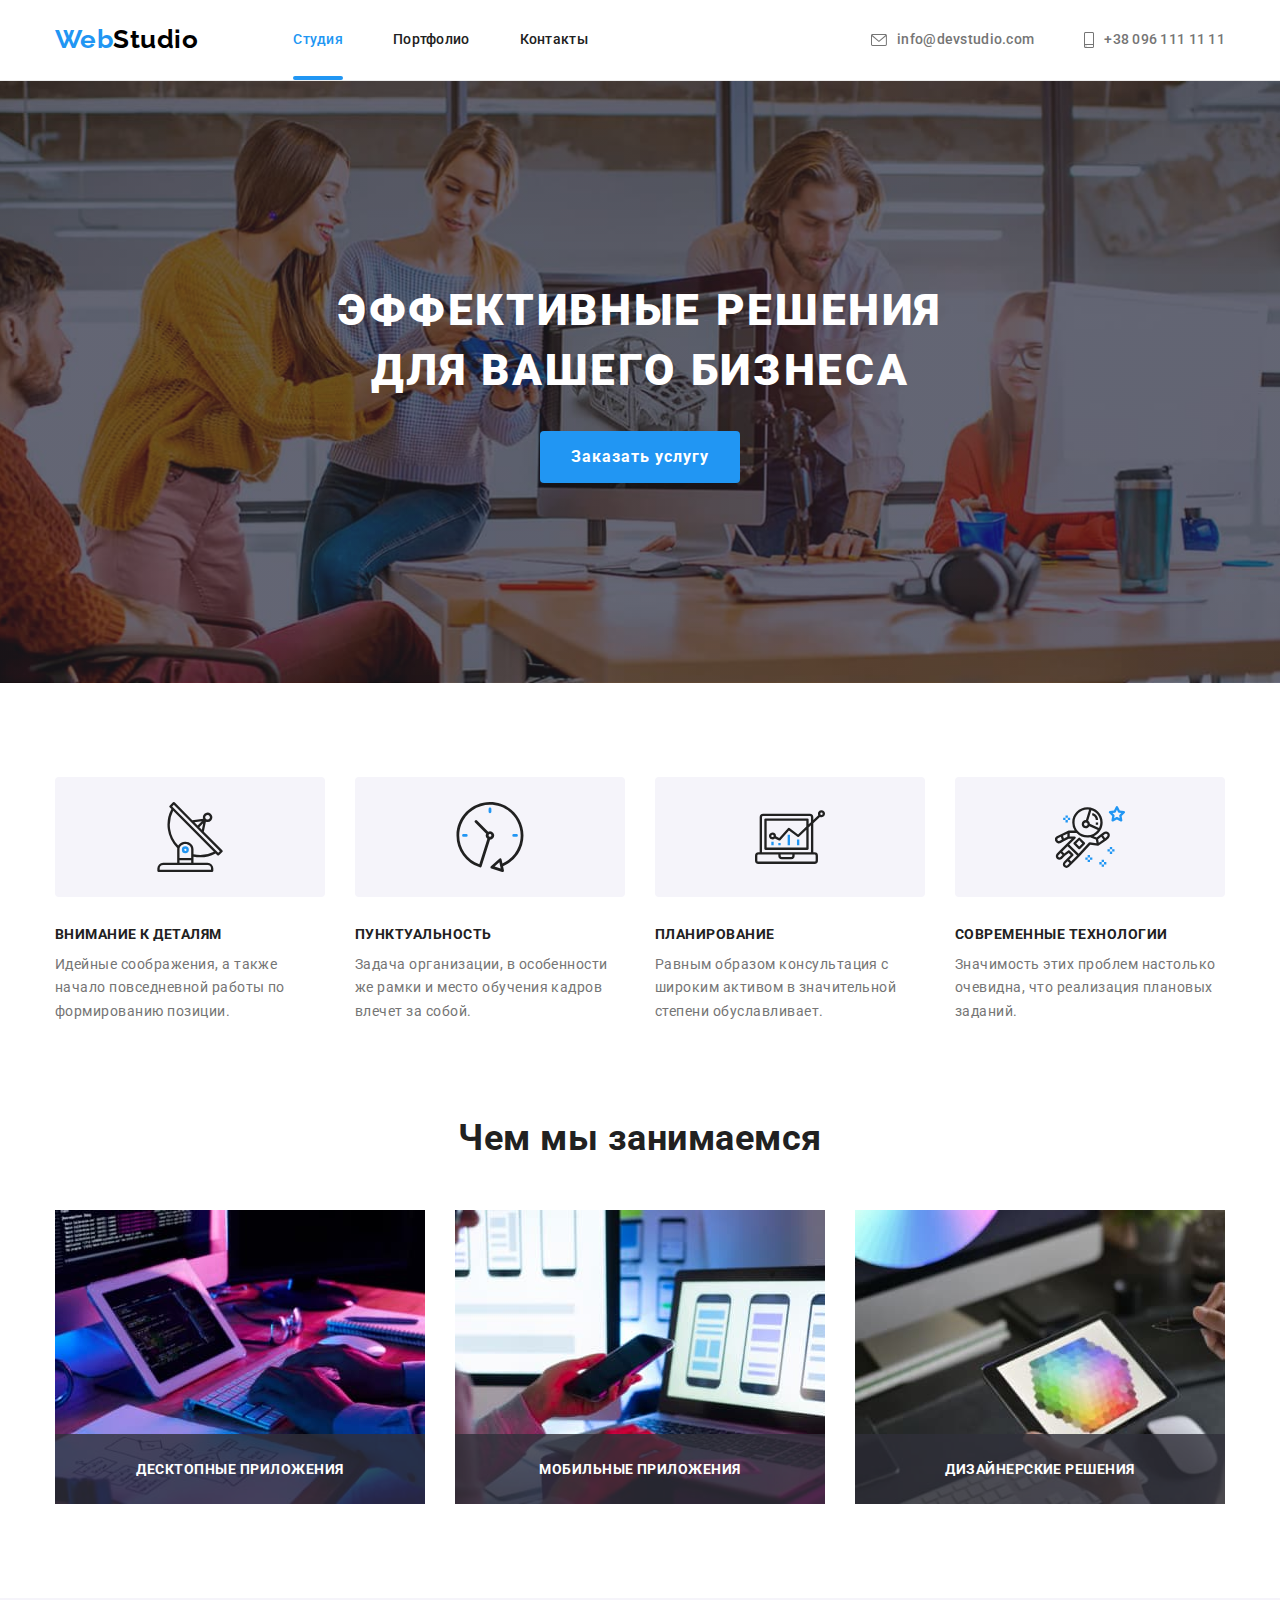
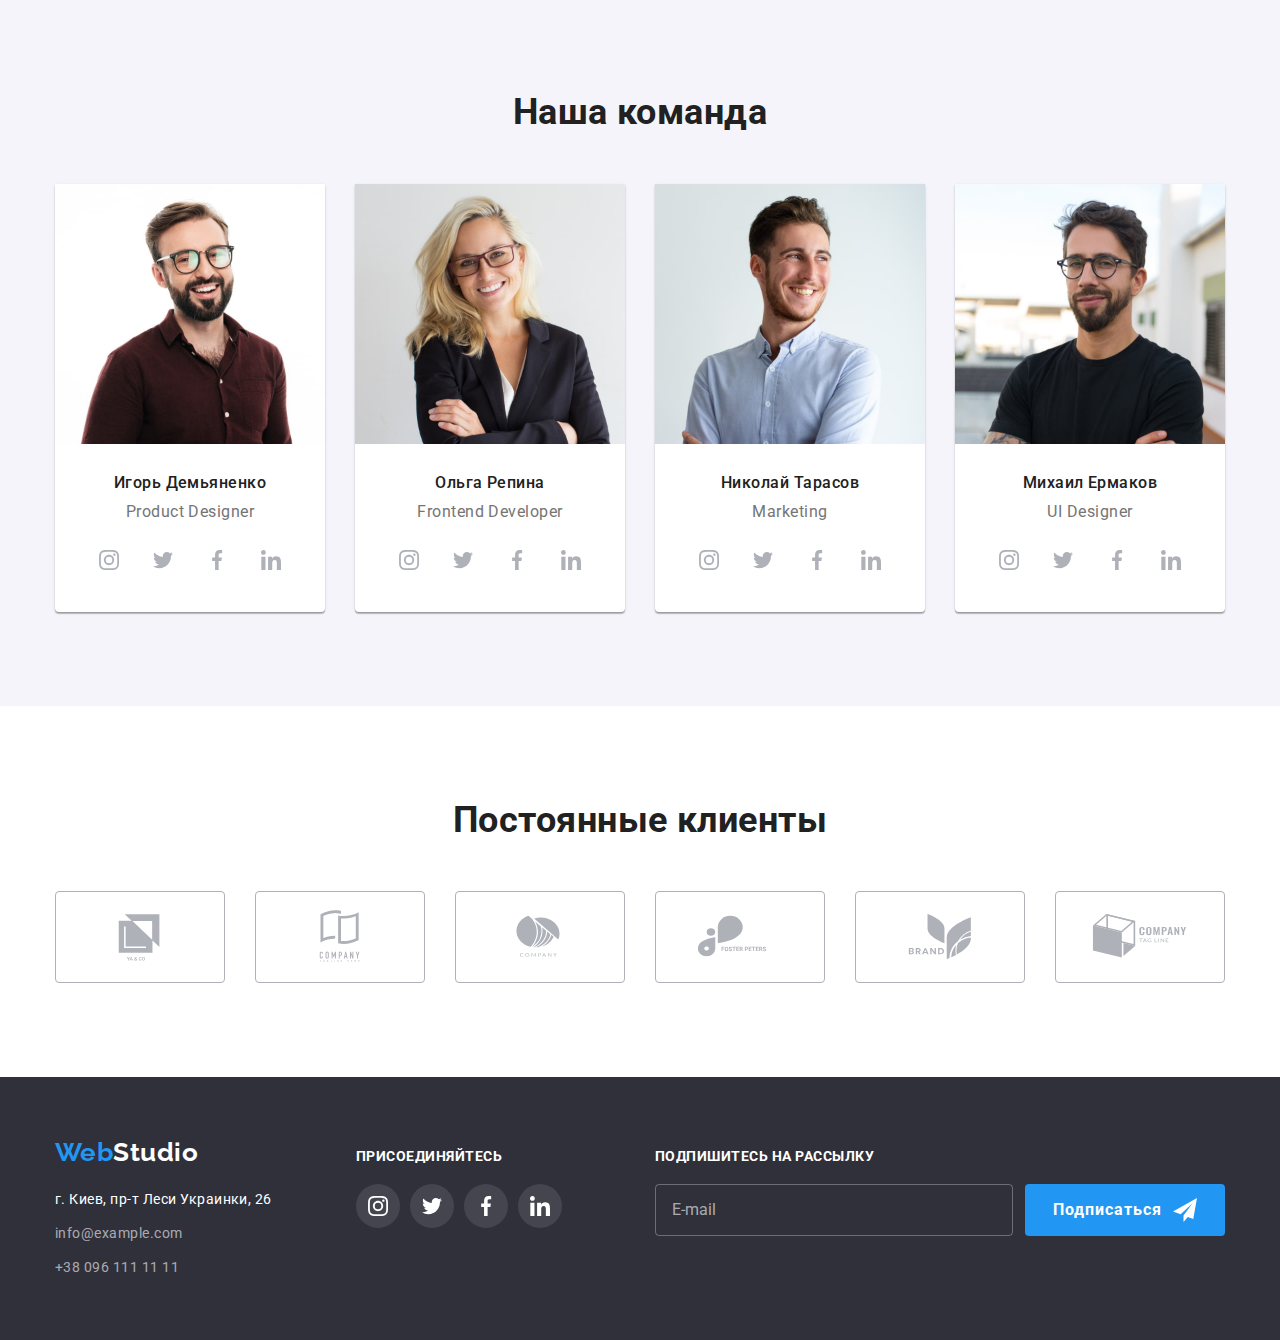
<file: index.html>
<!DOCTYPE html>
<html lang="ru">
<head>
    <meta charset="UTF-8">
    <meta http-equiv="X-UA-Compatible" content="IE=edge">
    <meta name="viewport" content="width=device-width, initial-scale=1.0">
    <title>Студия</title>
    <link rel="stylesheet" href="https://cdnjs.cloudflare.com/ajax/libs/modern-normalize/1.1.0/modern-normalize.css"
        integrity="sha512-Y0MM+V6ymRKN2zStTqzQ227DWhhp4Mzdo6gnlRnuaNCbc+YN/ZH0sBCLTM4M0oSy9c9VKiCvd4Jk44aCLrNS5Q=="
        crossorigin="anonymous" referrerpolicy="no-referrer" />
    <link rel="preconnect" href="https://fonts.googleapis.com">
    <link rel="preconnect" href="https://fonts.gstatic.com" crossorigin>
    <link href="https://fonts.googleapis.com/css2?family=Raleway:wght@700&family=Roboto:wght@400;500;700;900&display=swap" rel="stylesheet">
    <link rel="stylesheet" href="./css/main.min.css">
</head>
<body>
    <!--шапка сайта студии-->
    <header class="header">
        <!--навигация-->
        <div class="header-nav container">
            <a class="logo link" href="./index.html">Web<span class="header__logo--end">Studio</span></a>
            <div class="header-nav__menu " id="header-nav__menu" data-menu>
                <nav class="main-nav">
                    <ul class="site-nav list">
                        <li class="site-nav__item">
                            <a href="./index.html" class="site-nav__link site-nav__link--current link">Студия</a>
                        </li>
                        <li class="site-nav__item">
                            <a href="./portfolio.html" class="site-nav__link link">Портфолио</a>
                        </li>
                        <li class="site-nav__item">
                            <a href="" class="site-nav__link link">Контакты</a>
                        </li>
                    </ul>
                </nav>
                <ul class="contacts list">
                    <li class="contacts__item">
                        <a href="mailto:info@devstudio.com" class="contacts__link contacts__link--big link">
                            <svg class="contacts__icon" width="16" height="16">
                                <use href="images/sprite.svg#envelope">
                                </use>
                            </svg>
                            info@devstudio.com</a>
                    </li>
                    <li class="contacts__item">
                        <a href="tel:+380961111111" class="contacts__link  link">
                            <svg class="contacts__icon" width="10" height="16">
                                <use href="images/sprite.svg#smartphone">
                                </use>
                            </svg>
                            +38 096 111 11 11</a>
                    </li>
                </ul>
                <ul class="social-link list">
                    <li class="social-link__item"><a href=""class="social-link__link link">Instagram</a></li>
                    <li class="social-link__item"><a href=""class="social-link__link link">Twitter</a></li>
                    <li class="social-link__item"><a href=""class="social-link__link link">Facebook</a></li>
                    <li class="social-link__item"><a href=""class="social-link__link link">Linkedin</a></li>
                </ul>                
            </div>
            <button type="button" class="header-nav__button " 
            aria-expanded="false"
            aria-controls="header-nav__menu"
            data-menu-button>                
                <svg class="header-nav__icon" 
                width="40" 
                height="40"
                aria-label="переключатель мобильного меню"                
                >
                <use class="header-nav__icon--cross"
                 href="images/sprite.svg#icon-close"></use>
                <use class="header-nav__icon--menu"
                 href="images/sprite.svg#icon-menu"></use>
                </svg>                
            </button>
        </div>        
    </header>
    <main>
        <!--герой-->
        <section class="hero overlay">
            <div class="container">
                <h1 class="hero__title">Эффективные решения <br> для вашего бизнеса</h1>
                <button data-modal-open class="button hero-button" type="button">Заказать услугу</button>
            </div>            
        </section>  
        <!--секция преимущества компании-->
        <section class="section">
            <div class="container">
                <h2 class="section__title visually-hidden">Преимущества компании</h2>
                <ul class="advantage list">
                    <li class="advantage__item">
                        <div class="advantage__icon">
                            <svg width="70px" height="70px" >
                                <use href="images/sprite.svg#antenna"></use>
                            </svg>
                        </div>
                        <h3 class="advantage__title">Внимание к деталям</h3>
                        <p class="advantage__text">Идейные соображения, а также начало повседневной работы по формированию позиции.</p>
                    </li>
                    <li class="advantage__item">
                        <div class="advantage__icon">
                            <svg width="70px" height="70px">
                                <use href="images/sprite.svg#clock"></use>
                            </svg>
                        </div>
                        <h3 class="advantage__title">Пунктуальность</h3>
                        <p class="advantage__text">Задача организации, в особенности же рамки и место обучения кадров влечет за собой.
                        </p>
                    </li>                    
                    <li class="advantage__item">
                        <div class="advantage__icon">
                            <svg width="70px" height="70px">
                                <use href="images/sprite.svg#diagram"></use>
                            </svg>
                        </div>
                        <h3 class="advantage__title">Планирование</h3>
                        <p class="advantage__text">Равным образом консультация с широким активом в значительной степени обуславливает.
                        </p>
                    </li>
                    <li class="advantage__item">
                        <div class="advantage__icon">
                            <svg width="70px" height="70px">
                                <use href="images/sprite.svg#astronaut"></use>
                            </svg>
                        </div>
                        <h3 class="advantage__title">Современные технологии</h3>
                        <p class="advantage__text">Значимость этих проблем настолько очевидна, что реализация плановых заданий.</p>
                    </li>
                </ul>
            </div>            
        </section>
        <!-- секция чем занимается компания -->
        <section class="section section--zeropadding">
            <div class="container">
                <h2 class="section__title">Чем мы занимаемся</h2>
                <ul class="specialization list">
                    <li class="specialization__item">
                        <div class="specialization__thumb">
                            <img src="images/optimg1.jpg" alt="десктопные приложения" width="370" height="294">
                            <div class="specialization__overlay">
                                <p class="specialization__text">десктопные приложения</p>
                            </div>
                        </div>
                    </li>
                    <li class="specialization__item">
                        <div class="specialization__thumb">
                            <img src="images/optimg2.jpg" alt="мобильные приложения" width="370" height="294">
                            <div class="specialization__overlay">
                                <p class="specialization__text">мобильные приложения</p>
                            </div>
                        </div>                        
                    </li>
                    <li class="specialization__item">
                        <div class="specialization__thumb">
                            <img src="images/optimg3.jpg" alt="дизайнерские решения" width="370" height="294">
                            <div class="specialization__overlay">
                                <p class="specialization__text">дизайнерские решения</p>
                            </div>
                        </div>                        
                    </li>
                </ul>
            </div>           
        </section>
        <!--секция наша команда-->
        <section class="section section--bcg">
            <div class="container">
                <h2 class="section__title">Наша команда</h2>
                <ul class="team list">
                    <li class="team__item"><img class="team__photo" src="images/img1.jpg" alt="Игорь Демьяненко" width="270" height="260">
                        <div class="team__text">
                            <h3 class="team__title">Игорь Демьяненко</h3>
                            <p class="team__profession" lang="en">Product Designer</p>
                            <ul class="sotial-icons list">
                                <li class="sotial-icons__item"><a class="sotial-icons__link link" href="https://www.instagram.com">
                                        <svg class="sotial-icons__icon" width="20px" height="20px">
                                            <use href="images/sprite.svg#instagram"></use>
                                        </svg>
                                    </a></li>
                                <li class="sotial-icons__item"><a class="sotial-icons__link link" href="https://twitter.com">
                                        <svg class="sotial-icons__icon" width="20px" height="20px">
                                            <use href="images/sprite.svg#twitter"></use>
                                        </svg>
                                    </a></li>
                                <li class="sotial-icons__item"><a class="sotial-icons__link link" href="https://www.facebook.com">
                                        <svg class="sotial-icons__icon" width="20px" height="20px">
                                            <use href="images/sprite.svg#facebook"></use>
                                        </svg>
                                    </a></li>
                                <li class="sotial-icons__item"><a class="sotial-icons__link link" href="https://ru.linkedin.com/">
                                        <svg class="sotial-icons__icon" width="20px" height="20px">
                                            <use href="images/sprite.svg#linkedin"></use>
                                        </svg>
                                    </a></li>
                            </ul>
                        </div>                          
                    </li>

                    <li class="team__item"><img class="team__photo" src="images/img2.jpg" alt="Ольга Репина" width="270" height="260">
                        <div class="team__text">
                            <h3 class="team__title">Ольга Репина</h3>
                            <p class="team__profession" lang="en">Frontend Developer</p>
                            <ul class="sotial-icons list">
                                <li class="sotial-icons__item"><a class="sotial-icons__link link" href="https://www.instagram.com">
                                        <svg class="sotial-icons__icon" width="20px" height="20px">
                                            <use href="images/sprite.svg#instagram"></use>
                                        </svg>
                                    </a></li>
                                <li class="sotial-icons__item"><a class="sotial-icons__link link" href="https://twitter.com">
                                        <svg class="sotial-icons__icon" width="20px" height="20px">
                                            <use href="images/sprite.svg#twitter"></use>
                                        </svg>
                                    </a></li>
                                <li class="sotial-icons__item"><a class="sotial-icons__link link" href="https://www.facebook.com">
                                        <svg class="sotial-icons__icon" width="20px" height="20px">
                                            <use href="images/sprite.svg#facebook"></use>
                                        </svg>
                                    </a></li>
                                <li class="sotial-icons__item"><a class="sotial-icons__link link" href="https://ru.linkedin.com/">
                                        <svg class="sotial-icons__icon" width="20px" height="20px">
                                            <use href="images/sprite.svg#linkedin"></use>
                                        </svg>
                                    </a></li>
                            </ul>
                        </div>                       
                    </li>

                    <li class="team__item"><img class="team__photo" src="images/img3.jpg" alt="Николай Тарасов" width="270" height="260">
                        <div class="team__text">
                            <h3 class="team__title">Николай Тарасов</h3>
                            <p class="team__profession" lang="en">Marketing</p>
                            <ul class="sotial-icons list">
                                <li class="sotial-icons__item"><a class="sotial-icons__link link" href="https://www.instagram.com">
                                        <svg class="sotial-icons__icon" width="20px" height="20px">
                                            <use href="images/sprite.svg#instagram"></use>
                                        </svg>
                                    </a></li>
                                <li class="sotial-icons__item"><a class="sotial-icons__link link" href="https://twitter.com">
                                        <svg class="sotial-icons__icon" width="20px" height="20px">
                                            <use href="images/sprite.svg#twitter"></use>
                                        </svg>
                                    </a></li>
                                <li class="sotial-icons__item"><a class="sotial-icons__link link" href="https://www.facebook.com">
                                        <svg class="sotial-icons__icon" width="20px" height="20px">
                                            <use href="images/sprite.svg#facebook"></use>
                                        </svg>
                                    </a></li>
                                <li class="sotial-icons__item"><a class="sotial-icons__link link" href="https://ru.linkedin.com/">
                                        <svg class="sotial-icons__icon" width="20px" height="20px">
                                            <use href="images/sprite.svg#linkedin"></use>
                                        </svg>
                                    </a></li>
                            </ul>
                        </div>
                    </li>

                    <li class="team__item"><img class="team__photo" src="images/img4.jpg" alt="Михаил Ермаков" width="270" height="260">
                        <div class="team__text">
                            <h3 class="team__title">Михаил Ермаков</h3>
                            <p class="team__profession" lang="en">UI Designer</p>
                            <ul class="sotial-icons list">
                                <li class="sotial-icons__item"><a class="sotial-icons__link link" href="https://www.instagram.com">
                                        <svg class="sotial-icons__icon" width="20px" height="20px">
                                            <use href="images/sprite.svg#instagram"></use>
                                        </svg>
                                    </a></li>
                                <li class="sotial-icons__item"><a class="sotial-icons__link link" href="https://twitter.com">
                                        <svg class="sotial-icons__icon" width="20px" height="20px">
                                            <use href="images/sprite.svg#twitter"></use>
                                        </svg>
                                    </a></li>
                                <li class="sotial-icons__item"><a class="sotial-icons__link link" href="https://www.facebook.com">
                                        <svg class="sotial-icons__icon" width="20px" height="20px">
                                            <use href="images/sprite.svg#facebook"></use>
                                        </svg>
                                    </a></li>
                                <li class="sotial-icons__item"><a class="sotial-icons__link link" href="https://ru.linkedin.com/">
                                        <svg class="sotial-icons__icon" width="20px" height="20px">
                                            <use href="images/sprite.svg#linkedin"></use>
                                        </svg>
                                    </a></li>
                            </ul>
                        </div>
                    </li>
                </ul>
            </div>            
        </section>  
        <!--клиенты  компании-->
        <section class="section">
            <div class="container">
                <h2 class="section__title">Постоянные клиенты</h2>
                <ul class="company-logo list">
                    <li class="company-logo__item">
                        <a class="company-logo__link link" href="">
                            <svg class="company-logo__icon" width="106" height="60">
                                <use href="images/sprite.svg#Logo-1"></use>
                            </svg>
                        </a>
                    </li>

                    <li class="company-logo__item">
                        <a class="company-logo__link link" href="" >
                            <svg class="company-logo__icon" width="106" height="60">
                                <use href="images/sprite.svg#Logo-2"></use>
                            </svg>
                        </a>
                    </li>
                    
                    <li class="company-logo__item">
                        <a class="company-logo__link link" href="">
                            <svg class="company-logo__icon" width="106" height="60">
                                <use href="images/sprite.svg#Logo-3"></use>
                            </svg>
                        </a>
                    </li>

                    <li class="company-logo__item">
                        <a class="company-logo__link link" href="">
                            <svg class="company-logo__icon" width="106" height="60">
                                <use href="images/sprite.svg#Logo-4"></use>
                            </svg>
                        </a>
                    </li>

                    <li class="company-logo__item">
                        <a class="company-logo__link link" href="">
                            <svg class="company-logo__icon" width="106" height="60">
                                <use href="images/sprite.svg#Logo-5"></use>
                            </svg>
                        </a>
                    </li>

                    <li class="company-logo__item">
                        <a class="company-logo__link link" href="">
                            <svg class="company-logo__icon" width="106" height="60">
                                <use href="images/sprite.svg#Logo-6"></use>
                            </svg>
                        </a>
                    </li>                    
                </ul>                
            </div>
        </section>
    </main>
    <!--подвал страницы-->
    <footer class="footer">
        <div class="footer__container container">
            <div class="footer-adress">
                <a class="logo footer__logo link" href="./index.html">Web<span class="footer__logo--end">Studio</span></a>
                <address class="adress">
                    <p class="adress__text">г. Киев, пр-т Леси Украинки, 26</p>
                    <ul class="adress__list list">
                        <li class="adress__item">
                            <a href="mailto:info@example.com" class="adress__link link">info@example.com</a>
                        </li>
                        <li class="adress__item">
                            <a href="tel:+380961111111" class="adress__link link">+38 096 111 11 11</a>
                        </li>
                    </ul>
                </address>
            </div>
            <div class="footer-social-links">
                <p class="footer-label">присоединяйтесь</p>
                <ul class="sotial-icons list">
                <li class="sotial-icons__item"><a class="sotial-icons__link sotial-icons__link--color link" href="https://www.instagram.com">
                        <svg class="sotial-icons__icon" width="20px" height="20px">
                            <use href="images/sprite.svg#instagram"></use>
                        </svg>
                    </a></li>
                <li class="sotial-icons__item"><a class="sotial-icons__link sotial-icons__link--color link" href="https://twitter.com">
                        <svg class="sotial-icons__icon" width="20px" height="20px">
                            <use href="images/sprite.svg#twitter"></use>
                        </svg>
                    </a></li>
                <li class="sotial-icons__item"><a class="sotial-icons__link sotial-icons__link--color link" href="https://www.facebook.com">
                        <svg class="sotial-icons__icon" width="20px" height="20px">
                            <use href="images/sprite.svg#facebook"></use>
                        </svg>
                    </a></li>
                <li class="sotial-icons__item"><a class="sotial-icons__link sotial-icons__link--color link" href="https://ru.linkedin.com/">
                        <svg class="sotial-icons__icon" width="20px" height="20px">
                            <use href="images/sprite.svg#linkedin"></use>
                        </svg>
                    </a></li>
            </ul>
            </div>            
            <div class="footer-Mailing">
                <p class="footer-label">Подпишитесь на рассылку</p>
                <form class="footer-form">
                    <input class="footer-form__input" type="email" name="mail" placeholder="E-mail">
                    <button class="hero-button button" type="submit">Подписаться
                        <svg width="24" height="24">
                            <use href="images/sprite.svg#send"></use>
                        </svg>
                    </button>
                </form>
            </div>
        </div>        
    </footer>
    <!-- модальное  окно -->
    <div class="backdrop is-hidden" data-modal>
        <div class="modal">
            <button class="btn-modal-close" data-modal-close>
                <svg  width="18px" height="18px">
                    <use href="images/sprite.svg#close"></use>
                </svg>
            </button>           
            <form class="form">
                <p class="form__text">Оставьте свои данные, мы вам перезвоним</p>                
                <label class="form__field">
                    <span class="form__label">Имя</span>
                    <input type="text" name="name" class="form__input">                    
                    <svg class="form__icon" width="18px" height="18px">
                        <use href="images/sprite.svg#person"></use>
                    </svg>

                </label>             
                
                <label class="form__field">
                    <span class="form__label">Телефон</span>
                    <input type="text" name="tel"  class="form__input">                    
                    <svg class="form__icon" width="18px" height="18px">
                        <use href="images/sprite.svg#phone"></use>
                    </svg>
                </label>            
                
                <label  class="form__field">
                    <span class="form__label">Почта</span>
                    <input type="text" name="mail"  class="form__input">                    
                    <svg class="form__icon" width="18px" height="18px">
                        <use href="images/sprite.svg#email"></use>
                    </svg>
                </label>
                   
                <label  class="form-field-comment">
                    <span class="form__label">Комментарий</span>
                    <textarea name="comment"  rows="10" placeholder="Введите текст"></textarea>
                </label>
                    
                <label  class="form-checkbox">
                    <input type="checkbox" name="agreement" class="form-checkbox__input">                    
                    <svg class="form-checkbox__icon" width="16px" height="15px">
                        <use href="images/sprite.svg#checked"></use>
                    </svg>
                    <span>Соглашаюсь с рассылкой и принимаю <a href="" class="form-checkbox__agreement">Условия договора</a></span>
                </label>
                <button class="hero-button button" type="submit">Отправить</button>
            </form>
        </div>
    </div>   
    <script src="./js/modal.js"></script>
    <script src="./js/menu.js"></script>

</body>
</html>
</file>
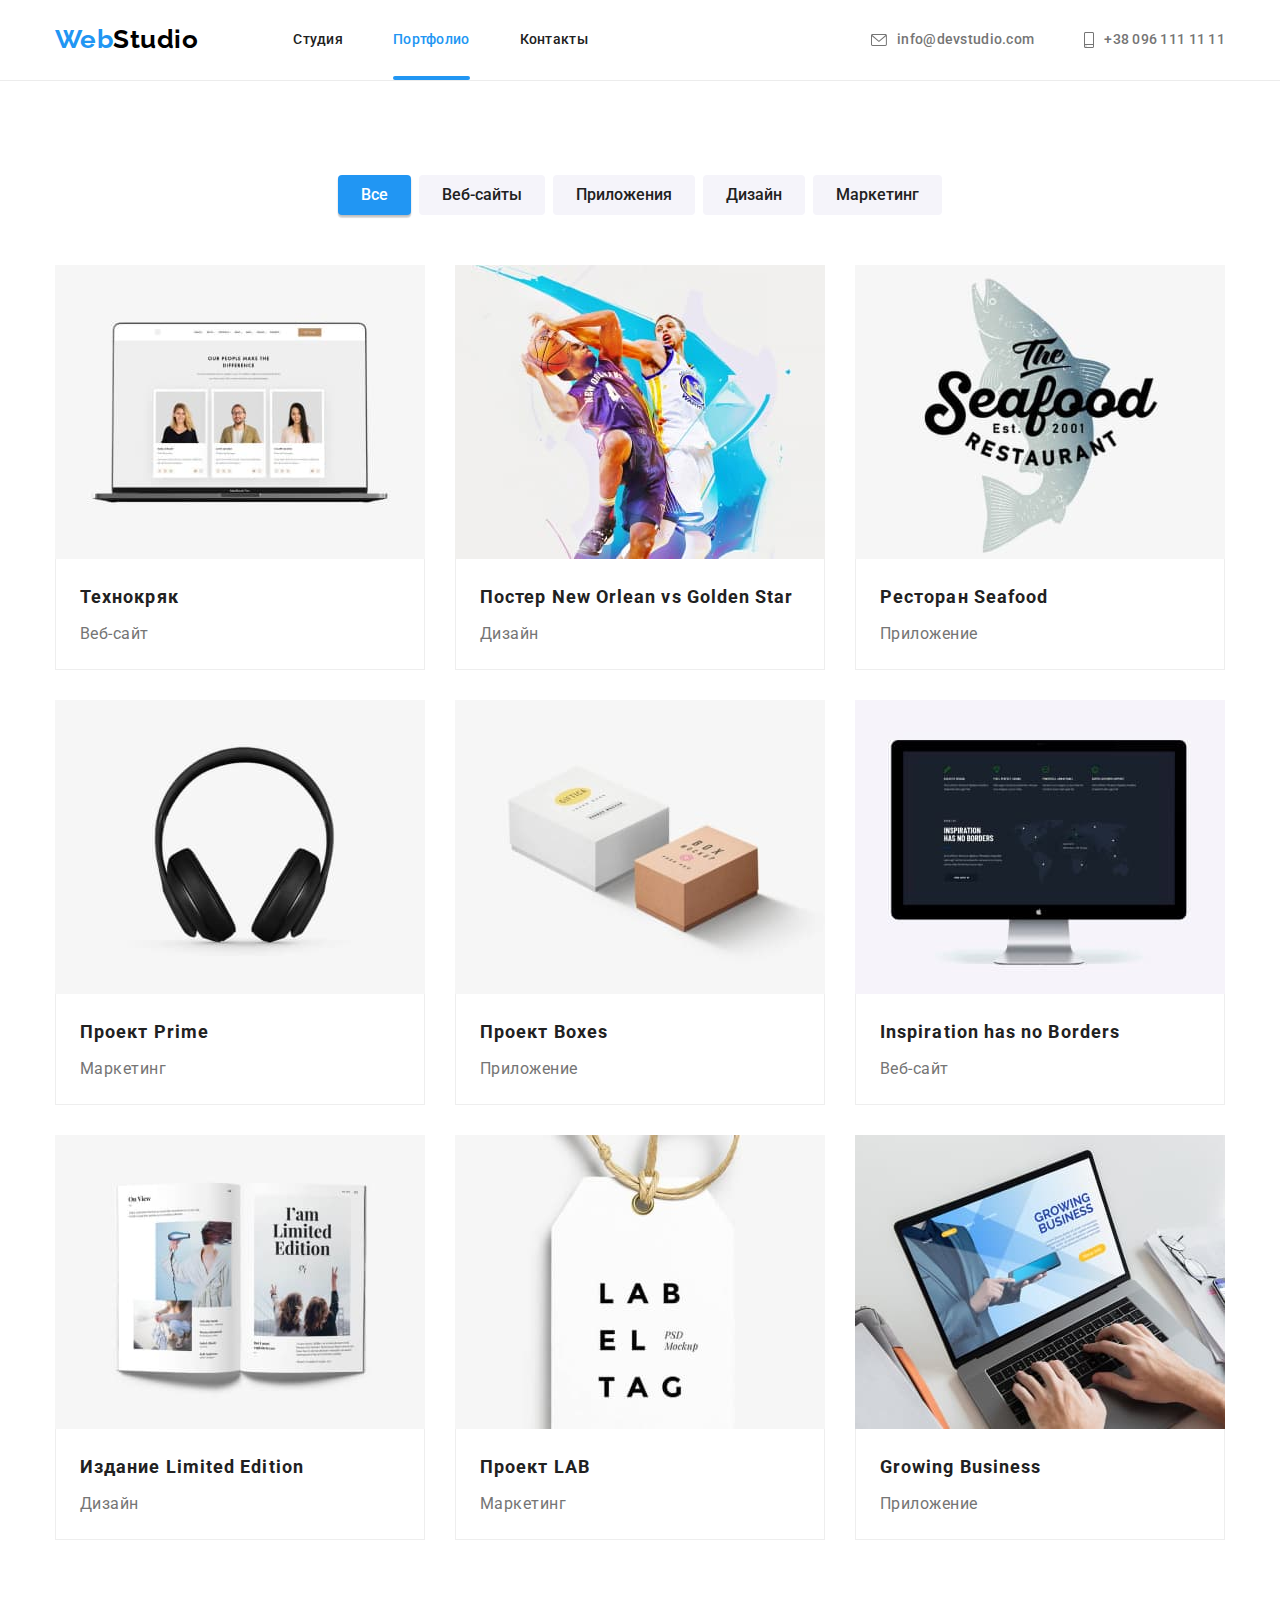
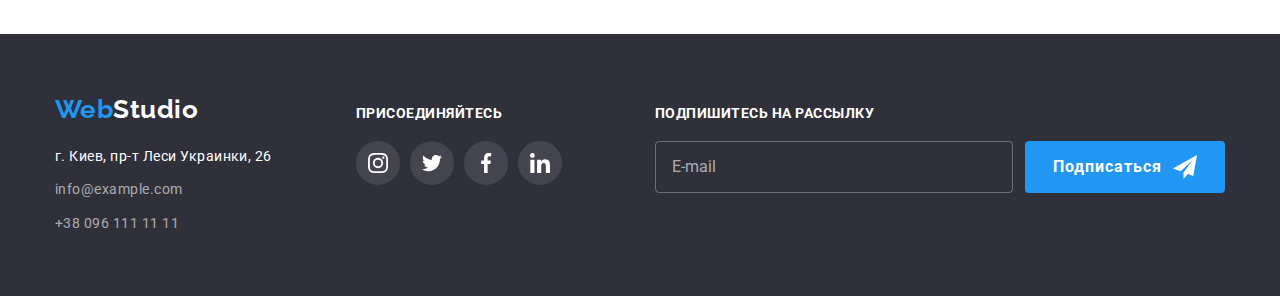
<file: portfolio.html>
<!DOCTYPE html>
<html lang="en">
<head>
    <meta charset="UTF-8">
    <meta http-equiv="X-UA-Compatible" content="IE=edge">
    <meta name="viewport" content="width=device-width, initial-scale=1.0">
    <title>Портфолио</title>
    <link rel="stylesheet" href="https://cdnjs.cloudflare.com/ajax/libs/modern-normalize/1.1.0/modern-normalize.css"
        integrity="sha512-Y0MM+V6ymRKN2zStTqzQ227DWhhp4Mzdo6gnlRnuaNCbc+YN/ZH0sBCLTM4M0oSy9c9VKiCvd4Jk44aCLrNS5Q=="
        crossorigin="anonymous" referrerpolicy="no-referrer"/>
    <link rel="preconnect" href="https://fonts.googleapis.com">
    <link rel="preconnect" href="https://fonts.gstatic.com" crossorigin>
    <link href="https://fonts.googleapis.com/css2?family=Raleway:wght@700&family=Roboto:wght@400;500;700;900&display=swap"
        rel="stylesheet">
    <link rel="stylesheet" href="./css/main.min.css">
</head>
<body>
    <!--шапка сайта студии-->
<header class="header">
    <!--навигация-->
    <div class="header-nav container">
        <a class="logo link" href="./index.html">Web<span class="header__logo--end">Studio</span></a>
        <div class="header-nav__menu " id="header-nav__menu" data-menu>
            <nav class="main-nav">
                <ul class="site-nav list">
                    <li class="site-nav__item">
                        <a href="./index.html" class="site-nav__link link">Студия</a>
                    </li>
                    <li class="site-nav__item">
                        <a href="./portfolio.html" class="site-nav__link  site-nav__link--current link">Портфолио</a>
                    </li>
                    <li class="site-nav__item">
                        <a href="" class="site-nav__link link">Контакты</a>
                    </li>
                </ul>
            </nav>
            <ul class="contacts list">
                <li class="contacts__item">
                    <a href="mailto:info@devstudio.com" class="contacts__link contacts__link--big link">
                        <svg class="contacts__icon" width="16" height="16">
                            <use href="images/sprite.svg#envelope">
                            </use>
                        </svg>
                        info@devstudio.com</a>
                </li>
                <li class="contacts__item">
                    <a href="tel:+380961111111" class="contacts__link link">
                        <svg class="contacts__icon" width="10" height="16">
                            <use href="images/sprite.svg#smartphone">
                            </use>
                        </svg>
                        +38 096 111 11 11</a>
                </li>
            </ul>
            <ul class="social-link list">
                <li class="social-link__item"><a href="" class="social-link__link link">Instagram</a></li>
                <li class="social-link__item"><a href="" class="social-link__link link">Twitter</a></li>
                <li class="social-link__item"><a href="" class="social-link__link link">Facebook</a></li>
                <li class="social-link__item"><a href="" class="social-link__link link">Linkedin</a></li>
            </ul>
        </div>
        <button type="button" class="header-nav__button " aria-expanded="false" aria-controls="header-nav__menu"
            data-menu-button>
            <svg class="header-nav__icon" width="40" height="40" aria-label="переключатель мобильного меню">
                <use class="header-nav__icon--cross" href="images/sprite.svg#icon-close"></use>
                <use class="header-nav__icon--menu" href="images/sprite.svg#icon-menu"></use>
            </svg>
        </button>
    </div>
</header>
    <!--проекты компании-->
    <main>
        <section class="section">
            <div class="container">
                <h1 class="section-title visually-hidden">Портфолио</h1>
                <ul class="portfolio-buttons list">
                    <li class="portfolio-buttons__item"><button class="button button--active" type="button">Все</button></li>
                    <li class="portfolio-buttons__item"><button class="button" type="button">Веб-сайты</button></li>
                    <li class="portfolio-buttons__item"><button class="button" type="button">Приложения</button></li>
                    <li class="portfolio-buttons__item"><button class="button" type="button">Дизайн</button></li>
                    <li class="portfolio-buttons__item"><button class="button" type="button">Маркетинг</button></li>
                </ul>

                <ul class="project list">
                    <li class="project__item">
                        <a href="" class="project__link link">
                            <div class="project__thumb">
                                <img src="images/img-a.jpg" alt="Ноутбук" width="370" height="294">
                                <div class="project__thumb-overlay">
                                    <p class="project__thumb-text">Технокряк это современная площадка распространения коронавируса. Компании используют эту платформу для цифрового
                                    шпионажа и атак на защищённые сервера конкурентов</p>
                                </div>
                            </div>                            
                           <div class="project__text">
                                <h2 class="project__title">Технокряк</h2>
                                <p class="project__type">Веб-сайт</p>
                           </div>
                        </a>
                    </li>

                    <li class="project__item">
                        <a href="" class="project__link link">
                            <div class="project__thumb">
                                <img src="images/img-b.jpg" alt="баскетболисти" width="370" height="294">
                                <div class="project__thumb-overlay">
                                    <p class="project__thumb-text">Технокряк это современная площадка распространения коронавируса. Компании используют эту
                                        платформу для цифрового
                                        шпионажа и атак на защищённые сервера конкурентов</p>
                                </div>
                            </div>                            
                            <div class="project__text">
                                <h2 class="project__title">Постер <span lang="en">New Orlean vs Golden Star</span></h2>
                                <p class="project__type">Дизайн</p>
                            </div>
                        </a>
                    </li>

                    <li class="project__item">
                        <a href="" class="project__link link">
                            <div class="project__thumb">
                                <img class="portfolio-img" src="images/img-c.jpg" alt="логотип ресторана рыба с текстом" width="370" height="294">
                                <div class="project__thumb-overlay">
                                    <p class="project__thumb-text">Технокряк это современная площадка распространения коронавируса. Компании используют эту
                                        платформу для цифрового
                                        шпионажа и атак на защищённые сервера конкурентов</p>
                                </div>
                            </div>                            
                           <div class="project__text">
                                <h2 class="project__title">Ресторан <span lang="en">Seafood</span></h2>
                                <p class="project__type">Приложение</p>
                           </div>
                        </a>
                    </li>

                    <li class="project__item">
                        <a href="" class="project__link link">
                            <div class="project__thumb">
                                <img src="images/img-d.jpg" alt="полноразмерные наушники" width="370" height="294">
                                <div class="project__thumb-overlay">
                                    <p class="project__thumb-text">Технокряк это современная площадка распространения коронавируса. Компании используют эту
                                        платформу для цифрового
                                        шпионажа и атак на защищённые сервера конкурентов</p>
                                </div>
                            </div>                            
                            <div class="project__text">
                                <h2 class="project__title">Проект <span lang="en">Prime</span></h2>
                                <p class="project__type">Маркетинг</p>
                            </div>
                        </a>
                    </li>

                    <li class="project__item">
                        <a href="" class="project__link link">
                            <div class="project__thumb">
                                <img src="images/img-e.jpg" alt="две коробки" width="370" height="294">
                                <div class="project__thumb-overlay">
                                    <p class="project__thumb-text">Технокряк это современная площадка распространения коронавируса. Компании используют эту
                                        платформу для цифрового
                                        шпионажа и атак на защищённые сервера конкурентов</p>
                                </div>
                            </div>                            
                            <div class="project__text">
                                <h2 class="project__title">Проект <span lang="en">Boxes</span> </h2>
                                <p class="project__type">Приложение</p>
                            </div>
                        </a>
                    </li>

                    <li class="project__item">
                        <a href="" class="project__link link">
                            <div class="project__thumb">
                                <img src="images/img-f.jpg" alt="монитор" width="370" height="294">
                                <div class="project__thumb-overlay">
                                    <p class="project__thumb-text">Технокряк это современная площадка распространения коронавируса. Компании используют эту
                                        платформу для цифрового
                                        шпионажа и атак на защищённые сервера конкурентов</p>
                                </div>
                            </div>                            
                            <div class="project__text">
                                <h2 class="project__title" lang="en">Inspiration has no Borders</h2>
                                <p class="project__type">Веб-сайт</p>
                            </div>
                        </a>
                    </li>

                    <li class="project__item">
                        <a href="" class="project__link link">
                            <div class="project__thumb">
                                <img src="images/img-g.jpg" alt="разкрытая книга" width="370" height="294">
                                <div class="project__thumb-overlay">
                                    <p class="project__thumb-text">Технокряк это современная площадка распространения коронавируса. Компании используют эту
                                        платформу для цифрового
                                        шпионажа и атак на защищённые сервера конкурентов</p>
                                </div>
                            </div>
                            <div class="project__text">
                                <h2 class="project__title">Издание <span lang="en">Limited Edition</span></h2>
                                <p class="project__type">Дизайн</p>
                            </div>
                        </a>
                    </li>

                    <li class="project__item">
                        <a href="" class="project__link link">
                            <div class="project__thumb">
                                <img src="images/img-h.jpg" alt="бирка" width="370" height="294">
                                <div class="project__thumb-overlay">
                                    <p class="project__thumb-text">Технокряк это современная площадка распространения коронавируса. Компании используют эту
                                        платформу для цифрового
                                        шпионажа и атак на защищённые сервера конкурентов</p>
                                </div>
                            </div>                            
                            <div class="project__text">
                                <h2 class="project__title">Проект <span lang="en">LAB</span></h2>
                                <p class="project__type">Маркетинг</p>
                            </div>
                        </a>
                    </li>

                    <li class="project__item">
                        <a href="" class="project__link link">
                            <div class="project__thumb">
                                <img src="images/img-i.jpg" alt="набор текста на клавиатуре ноутбука" width="370" height="294">
                                <div class="project__thumb-overlay">
                                    <p class="project__thumb-text">Технокряк это современная площадка распространения коронавируса. Компании используют эту
                                        платформу для цифрового
                                        шпионажа и атак на защищённые сервера конкурентов</p>
                                </div>
                            </div>                            
                            <div class="project__text">
                                <h2 class="project__title" lang="en">Growing Business</h2>
                                <p class="project__type">Приложение</p>
                            </div>
                        </a>
                    </li>
                </ul>
            </div>
        </section>
    </main>
    <!--подвал страницы-->
    <footer class="footer">
        <div class="footer__container container">
            <div class="footer-adress">
                <a class="logo footer__logo link" href="./index.html">Web<span class="footer__logo--end">Studio</span></a>
                <address class="adress">
                    <p class="adress__text">г. Киев, пр-т Леси Украинки, 26</p>
                    <ul class="adress__list list">
                        <li class="adress__item">
                            <a href="mailto:info@example.com" class="adress__link link">info@example.com</a>
                        </li>
                        <li class="adress__item">
                            <a href="tel:+380961111111" class="adress__link link">+38 096 111 11 11</a>
                        </li>
                    </ul>
                </address>
            </div>
            <div class="footer-social-links">
                <p class="footer-label">присоединяйтесь</p>
                <ul class="sotial-icons list">
                    <li class="sotial-icons__item"><a class="sotial-icons__link sotial-icons__link--color link"
                            href="https://www.instagram.com">
                            <svg class="sotial-icons__icon" width="20px" height="20px">
                                <use href="images/sprite.svg#instagram"></use>
                            </svg>
                        </a></li>
                    <li class="sotial-icons__item"><a class="sotial-icons__link sotial-icons__link--color link"
                            href="https://twitter.com">
                            <svg class="sotial-icons__icon" width="20px" height="20px">
                                <use href="images/sprite.svg#twitter"></use>
                            </svg>
                        </a></li>
                    <li class="sotial-icons__item"><a class="sotial-icons__link sotial-icons__link--color link"
                            href="https://www.facebook.com">
                            <svg class="sotial-icons__icon" width="20px" height="20px">
                                <use href="images/sprite.svg#facebook"></use>
                            </svg>
                        </a></li>
                    <li class="sotial-icons__item"><a class="sotial-icons__link sotial-icons__link--color link"
                            href="https://ru.linkedin.com/">
                            <svg class="sotial-icons__icon" width="20px" height="20px">
                                <use href="images/sprite.svg#linkedin"></use>
                            </svg>
                        </a></li>
                </ul>
            </div>
            <div class="footer-Mailing">
                <p class="footer-label">Подпишитесь на рассылку</p>
                <form class="footer-form">
                    <input class="footer-form__input" type="email" name="mail" placeholder="E-mail">
                    <button class="hero-button button" type="submit">Подписаться
                        <svg width="24" height="24">
                            <use href="images/sprite.svg#send"></use>
                        </svg>
                    </button>
                </form>
            </div>
        </div>
    </footer>
    <script src="./js/menu.js"></script>
</body>
</html>
</file>
<file: css/main.min.css>
.list{padding:0;margin:0;list-style:none}.link{text-decoration:none}img{display:block;max-width:100%;width:100%;height:auto}.visually-hidden{position:absolute;width:1px;height:1px;margin:-1px;border:0;padding:0;white-space:nowrap;-webkit-clip-path:inset(100%);clip-path:inset(100%);clip:rect(0 0 0 0);overflow:hidden}body{font-family:"Roboto",sans-serif;background-color:#fff;color:#757575;letter-spacing:.03em}body.modal-open{overflow:hidden}.header{border-bottom:1px solid #ececec}.section{padding-top:60px;padding-bottom:60px}@media screen and (min-width: 1200px){.section{padding-top:94px;padding-bottom:94px}}.section--bcg{background-color:#f5f4fa}.section--zeropadding{padding-top:0px}@media screen and (max-width: 1199.98px){.section--zeropadding{display:none}}.section__title{margin-top:0;margin-bottom:30px;color:#212121;font-weight:700;font-size:28px;line-height:1.17;text-align:center}@media screen and (min-width: 1200px){.section__title{margin-bottom:50px;font-size:36px;line-height:1.16}}.container{width:100%;padding-left:15px;padding-right:15px;margin-left:auto;margin-right:auto}@media screen and (min-width: 480px){.container{width:480px}}@media screen and (min-width: 768px){.container{width:768px}}@media screen and (min-width: 1200px){.container{width:1200px}}.footer{padding-top:60px;padding-bottom:60px;background-color:#2f303a}.footer__container{text-align:center}@media screen and (min-width: 768px){.footer__container{display:-webkit-box;display:-ms-flexbox;display:flex;-ms-flex-wrap:wrap;flex-wrap:wrap;-webkit-box-pack:center;-ms-flex-pack:center;justify-content:center;-webkit-box-align:baseline;-ms-flex-align:baseline;align-items:baseline}}@media screen and (min-width: 1200px){.footer__container{text-align:left}}.logo{display:block;padding-top:24px;padding-bottom:24px;font-family:raleway,sans-serif;color:#2196f3;font-weight:700;font-size:24px;line-height:1.16}@media screen and (min-width: 1200px){.logo{font-size:26px;line-height:1.19}}.footer__logo{padding:0;margin-bottom:20px}.header__logo--end{color:#000}.footer__logo--end{color:#fff}.button{display:inline-block;border:1px solid transparent;border-radius:4px;padding:6px 22px;min-width:73px;font-family:inherit;font-weight:500;font-size:16px;line-height:1.62;text-align:center;background-color:#f5f4fa;color:#212121;cursor:pointer;-webkit-transition:color 250ms cubic-bezier(0.4, 0, 0.2, 1),background-color 250ms cubic-bezier(0.4, 0, 0.2, 1),-webkit-box-shadow 250ms cubic-bezier(0.4, 0, 0.2, 1);transition:color 250ms cubic-bezier(0.4, 0, 0.2, 1),background-color 250ms cubic-bezier(0.4, 0, 0.2, 1),-webkit-box-shadow 250ms cubic-bezier(0.4, 0, 0.2, 1);transition:color 250ms cubic-bezier(0.4, 0, 0.2, 1),background-color 250ms cubic-bezier(0.4, 0, 0.2, 1),box-shadow 250ms cubic-bezier(0.4, 0, 0.2, 1);transition:color 250ms cubic-bezier(0.4, 0, 0.2, 1),background-color 250ms cubic-bezier(0.4, 0, 0.2, 1),box-shadow 250ms cubic-bezier(0.4, 0, 0.2, 1),-webkit-box-shadow 250ms cubic-bezier(0.4, 0, 0.2, 1)}.button:hover,.button:focus,.button--active{background-color:#2196f3;color:#fff;-webkit-box-shadow:0px 3px 1px rgba(0,0,0,.1),0px 1px 2px rgba(0,0,0,.08),0px 2px 2px rgba(0,0,0,.12);box-shadow:0px 3px 1px rgba(0,0,0,.1),0px 1px 2px rgba(0,0,0,.08),0px 2px 2px rgba(0,0,0,.12)}.hero-button{display:-webkit-box;display:-ms-flexbox;display:flex;-ms-flex-pack:distribute;justify-content:space-around;-webkit-box-align:center;-ms-flex-align:center;align-items:center;margin-left:auto;margin-right:auto;min-width:200px;padding-top:10px;padding-bottom:10px;font-weight:700;font-size:16px;line-height:1.87;letter-spacing:.06em;background-color:#2196f3;color:#fff}.hero-button:hover,.hero-button:focus{background-color:#188ce8}.header-nav{display:-webkit-box;display:-ms-flexbox;display:flex;position:relative}@media screen and (max-width: 767.98px){.header-nav__menu{display:none;position:absolute;top:0;left:0;width:100%;height:796px;padding:48px 40px;background-color:#fff}.header-nav__menu.is-open{z-index:1;display:-webkit-box;display:-ms-flexbox;display:flex;-webkit-box-orient:vertical;-webkit-box-direction:normal;-ms-flex-direction:column;flex-direction:column;-webkit-box-pack:justify;-ms-flex-pack:justify;justify-content:space-between}}@media screen and (min-width: 768px){.header-nav__menu{display:-webkit-box;display:-ms-flexbox;display:flex;-webkit-box-align:center;-ms-flex-align:center;align-items:center;width:100%}}.header-nav__button{display:-webkit-inline-box;display:-ms-inline-flexbox;display:inline-flex;-webkit-box-pack:center;-ms-flex-pack:center;justify-content:center;-webkit-box-align:center;-ms-flex-align:center;align-items:center;margin-left:auto;padding:0;border:none;background-color:transparent;-webkit-transition:color 250ms cubic-bezier(0.4, 0, 0.2, 1);transition:color 250ms cubic-bezier(0.4, 0, 0.2, 1);z-index:1}.header-nav__button:hover,.header-nav__button:focus,.header-nav__button:active{color:#2196f3}.header-nav__button .header-nav__icon--cross{display:none}.header-nav__button.is-open .header-nav__icon--cross{display:block}.header-nav__button.is-open .header-nav__icon--menu{display:none}@media screen and (min-width: 768px){.header-nav__button{display:none}}.header-nav__icon{fill:currentColor}.main-nav{display:-webkit-box;display:-ms-flexbox;display:flex;-webkit-box-align:center;-ms-flex-align:center;align-items:center}@media screen and (min-width: 768px){.site-nav{display:-webkit-box;display:-ms-flexbox;display:flex;margin-left:88px}}@media screen and (min-width: 1200px){.site-nav{margin-left:95px}}@media screen and (max-width: 767.98px){.site-nav__item+.site-nav__item{margin-top:32px}}@media screen and (min-width: 768px){.site-nav__item+.site-nav__item{margin-left:50px}}.site-nav__link{position:relative;display:block;color:#212121;font-weight:500;letter-spacing:.02em;-webkit-transition:color 250ms cubic-bezier(0.4, 0, 0.2, 1);transition:color 250ms cubic-bezier(0.4, 0, 0.2, 1)}@media screen and (max-width: 767.98px){.site-nav__link{font-size:40px;line-height:1.17}}@media screen and (min-width: 768px){.site-nav__link{padding-top:32px;padding-bottom:32px;font-size:14px;line-height:1.14}}.site-nav__link--current,.site-nav__link:hover,.site-nav__link:focus{color:#2196f3}.site-nav__link--current::after{content:"";display:block;position:absolute;left:0;bottom:0;width:100%;height:4px;background-color:#2196f3;border-radius:2px}@media screen and (max-width: 767.98px){.site-nav__link--current::after{display:none}}@media screen and (max-width: 767.98px){.contacts{margin-top:auto}}@media screen and (min-width: 768px){.contacts{margin-left:auto}}@media screen and (min-width: 1200px){.contacts{display:-webkit-box;display:-ms-flexbox;display:flex}}@media screen and (max-width: 767.98px){.contacts__item+.contacts__item{margin-top:32px}}@media screen and (min-width: 768px){.contacts__item+.contacts__item{margin-top:10}}@media screen and (min-width: 1200px){.contacts__item+.contacts__item{margin-left:50px}}.contacts__link{display:-webkit-box;display:-ms-flexbox;display:flex;-webkit-box-align:center;-ms-flex-align:center;align-items:center;color:#757575;font-weight:500;letter-spacing:.02em;-webkit-transition:color 250ms cubic-bezier(0.4, 0, 0.2, 1);transition:color 250ms cubic-bezier(0.4, 0, 0.2, 1)}@media screen and (max-width: 438px){.contacts__link{font-size:24px;line-height:1.16}.contacts__link--big{color:#2196f3}}@media screen and (min-width: 438px)and (max-width: 767.98px){.contacts__link{font-size:24px;line-height:1.16}.contacts__link--big{color:#2196f3;font-size:34px;line-height:1.17}}@media screen and (min-width: 1200px){.contacts__link{padding-top:32px;padding-bottom:32px;font-size:14px;line-height:1.14}}.contacts__link:hover,.contacts__link:focus{color:#2196f3}.contacts__icon{margin-right:10px;fill:currentColor}@media screen and (max-width: 767.98px){.contacts__icon{display:none}}@media screen and (max-width: 767.98px){.social-link{display:-webkit-box;display:-ms-flexbox;display:flex;-ms-flex-wrap:wrap;flex-wrap:wrap;margin-top:64px}}@media screen and (min-width: 768px){.social-link{display:none}}.social-link__item{display:block;border-right:1px solid rgba(33,33,33,.2);padding:0 10px}.social-link__item:first-child{padding-left:0}.social-link__item:last-child{border-right:none;padding-right:0}.social-link__link{color:#2196f3;font-weight:500;font-size:18px;line-height:1.22;letter-spacing:.02em}.hero{padding-top:118px;padding-bottom:118px;text-align:center}@media screen and (min-width: 1200px){.hero{padding-top:200px;padding-bottom:200px}}.overlay{max-width:1600px;margin-left:auto;margin-right:auto;background-color:#c4c4c4;background-image:-webkit-gradient(linear, left top, right top, from(rgba(47, 48, 58, 0.4)), to(rgba(47, 48, 58, 0.4))),url(../images/hero-Img.jpg);background-image:linear-gradient(to right, rgba(47, 48, 58, 0.4), rgba(47, 48, 58, 0.4)),url(../images/hero-Img.jpg);background-repeat:no-repeat;background-position:center;background-size:cover}.hero__title{margin-top:0;margin-bottom:30px;color:#fff;font-weight:900;font-size:26px;line-height:1.61;letter-spacing:.06em;text-transform:uppercase}@media screen and (min-width: 1200px){.hero__title{font-size:44px;line-height:1.36}}.advantage{margin-top:-30px}@media screen and (min-width: 768px){.advantage{display:-webkit-box;display:-ms-flexbox;display:flex;-ms-flex-wrap:wrap;flex-wrap:wrap;margin-left:-30px}}.advantage__item{margin-top:30px}@media screen and (min-width: 768px){.advantage__item{width:calc(50% - 30px);margin-left:30px}}@media screen and (min-width: 1200px){.advantage__item{width:calc(25% - 30px)}}.advantage__icon{display:-webkit-box;display:-ms-flexbox;display:flex;-webkit-box-pack:center;-ms-flex-pack:center;justify-content:center;-webkit-box-align:center;-ms-flex-align:center;align-items:center;height:120px;text-align:center;background-color:#f5f4fa;border-radius:4px;margin-bottom:30px}.advantage__title{margin-top:0;margin-bottom:10px;color:#212121;font-weight:700;font-size:14px;line-height:1.14;text-transform:uppercase}.advantage__text{margin-top:0;margin-bottom:0;font-size:14px;line-height:1.71}.specialization{display:-webkit-box;display:-ms-flexbox;display:flex}.specialization__item{width:370px;margin-right:30px}.specialization__item:nth-child(3n){margin-right:0}.specialization__thumb{position:relative}.specialization__overlay{position:absolute;bottom:0;width:100%;height:70px;display:-webkit-box;display:-ms-flexbox;display:flex;-webkit-box-pack:center;-ms-flex-pack:center;justify-content:center;-webkit-box-align:center;-ms-flex-align:center;align-items:center;background-color:rgba(47,48,58,.8);font-weight:700;font-size:14px;line-height:1.1428571429;text-align:center;text-transform:uppercase;color:#fff}.specialization__text{margin:0}.team{margin-top:-30px}@media screen and (min-width: 768px){.team{display:-webkit-box;display:-ms-flexbox;display:flex;-ms-flex-wrap:wrap;flex-wrap:wrap;margin-left:-30px}}.team__item{margin-top:30px;border-radius:4px;background-color:#fff;-webkit-box-shadow:0px 1px 3px rgba(0,0,0,.12),0px 1px 1px rgba(0,0,0,.14),0px 2px 1px rgba(0,0,0,.2);box-shadow:0px 1px 3px rgba(0,0,0,.12),0px 1px 1px rgba(0,0,0,.14),0px 2px 1px rgba(0,0,0,.2);border-radius:0px 0px 4px 4px}@media screen and (min-width: 768px){.team__item{margin-left:30px;width:calc(50% - 30px)}}@media screen and (min-width: 1200px){.team__item{width:calc(25% - 30px)}}.team__text{text-align:center;padding:30px 32px}.team__title{margin-top:0;margin-bottom:10px;color:#212121;font-weight:500;font-size:16px;line-height:1.18}.team__profession{margin-top:0;margin-bottom:16px;font-size:16px;line-height:1.18;text-align:center}.sotial-icons{display:-webkit-box;display:-ms-flexbox;display:flex;-webkit-box-pack:center;-ms-flex-pack:center;justify-content:center}.sotial-icons__item{margin-right:10px}.sotial-icons__item:last-child{margin-right:0}.sotial-icons__link{display:-webkit-box;display:-ms-flexbox;display:flex;-webkit-box-pack:center;-ms-flex-pack:center;justify-content:center;-webkit-box-align:center;-ms-flex-align:center;align-items:center;width:44px;height:44px;color:#afb1b8;border-radius:50%;-webkit-transition:color 250ms cubic-bezier(0.4, 0, 0.2, 1),background-color 250ms cubic-bezier(0.4, 0, 0.2, 1);transition:color 250ms cubic-bezier(0.4, 0, 0.2, 1),background-color 250ms cubic-bezier(0.4, 0, 0.2, 1)}.sotial-icons__link:hover,.sotial-icons__link:focus{background-color:#2196f3;color:#fff}.sotial-icons__link--color{color:#fff;background-color:rgba(255,255,255,.1)}.sotial-icons__icon{fill:currentColor}.company-logo{margin-top:-30px;margin-left:-30px;display:-webkit-box;display:-ms-flexbox;display:flex;-ms-flex-wrap:wrap;flex-wrap:wrap}.company-logo__item{margin-top:30px;margin-left:30px;width:calc(50% - 30px);color:var(--icons-color)}@media screen and (min-width: 768px){.company-logo__item{width:calc(33.3333333333% - 30px)}}@media screen and (min-width: 1200px){.company-logo__item{width:calc(16.6666666667% - 30px)}}.company-logo__link{display:-webkit-box;display:-ms-flexbox;display:flex;-webkit-box-pack:center;-ms-flex-pack:center;justify-content:center;-webkit-box-align:center;-ms-flex-align:center;align-items:center;border:1px solid #afb1b8;border-radius:4px;height:92px;color:#afb1b8;-webkit-transition:color 250ms cubic-bezier(0.4, 0, 0.2, 1),border-color 250ms cubic-bezier(0.4, 0, 0.2, 1);transition:color 250ms cubic-bezier(0.4, 0, 0.2, 1),border-color 250ms cubic-bezier(0.4, 0, 0.2, 1)}.company-logo__link:hover,.company-logo__link:focus{color:#2196f3;border-color:#2196f3}.company-logo__icon{fill:currentColor}.portfolio-buttons{display:-webkit-box;display:-ms-flexbox;display:flex;-ms-flex-wrap:wrap;flex-wrap:wrap;-webkit-box-pack:start;-ms-flex-pack:start;justify-content:flex-start;margin-top:-15px;margin-left:-8px;margin-bottom:40px}@media screen and (min-width: 768px){.portfolio-buttons{margin-bottom:30px;-webkit-box-pack:center;-ms-flex-pack:center;justify-content:center}}@media screen and (min-width: 1200px){.portfolio-buttons{margin-bottom:50px}}.portfolio-buttons__item{margin-top:15px;margin-left:8px}.project{display:-webkit-box;display:-ms-flexbox;display:flex;-ms-flex-wrap:wrap;flex-wrap:wrap;margin-left:-30px;margin-top:-30px}.project__item{display:block;-ms-flex-preferred-size:100%;flex-basis:100%;margin-left:30px;margin-top:30px}@media screen and (min-width: 768px){.project__item{-ms-flex-preferred-size:calc(50% - 30px);flex-basis:calc(50% - 30px)}}@media screen and (min-width: 1200px){.project__item{-ms-flex-preferred-size:calc(33.3333333333% - 30px);flex-basis:calc(33.3333333333% - 30px)}}.project__link{display:-webkit-box;display:-ms-flexbox;display:flex;-webkit-box-orient:vertical;-webkit-box-direction:normal;-ms-flex-direction:column;flex-direction:column;height:100%;-webkit-transition:-webkit-box-shadow 250ms cubic-bezier(0.4, 0, 0.2, 1);transition:-webkit-box-shadow 250ms cubic-bezier(0.4, 0, 0.2, 1);transition:box-shadow 250ms cubic-bezier(0.4, 0, 0.2, 1);transition:box-shadow 250ms cubic-bezier(0.4, 0, 0.2, 1), -webkit-box-shadow 250ms cubic-bezier(0.4, 0, 0.2, 1)}.project__link:hover,.project__link:focus{-webkit-box-shadow:0px 1px 1px rgba(0,0,0,.12),0px 4px 4px rgba(0,0,0,.06),1px 4px 6px rgba(0,0,0,.16);box-shadow:0px 1px 1px rgba(0,0,0,.12),0px 4px 4px rgba(0,0,0,.06),1px 4px 6px rgba(0,0,0,.16)}.project__thumb{display:block;position:relative;overflow:hidden}.project__thumb-overlay{display:block;position:absolute;top:0;left:0;width:100%;height:100%;padding:63px 24px;background-color:rgba(33,150,243,.9);-webkit-transform:translateY(101%);transform:translateY(101%);-webkit-transition:-webkit-transform 250ms cubic-bezier(0.4, 0, 0.2, 1);transition:-webkit-transform 250ms cubic-bezier(0.4, 0, 0.2, 1);transition:transform 250ms cubic-bezier(0.4, 0, 0.2, 1);transition:transform 250ms cubic-bezier(0.4, 0, 0.2, 1), -webkit-transform 250ms cubic-bezier(0.4, 0, 0.2, 1)}.project__link:hover .project__thumb-overlay,.project__link:focus .project__thumb-overlay{-webkit-transform:translateY(0);transform:translateY(0)}.project__thumb-text{margin:0;color:#fff;line-height:1.55;font-size:15px}@media screen and (min-width: 438px){.project__thumb-text{font-size:18px}}.project__text{-webkit-box-flex:1;-ms-flex-positive:1;flex-grow:1;padding:20px 24px;border-width:0 1px 1px 1px;border-style:solid;border-color:#eee}.project__title{margin-top:0;margin-bottom:4px;color:#212121;font-weight:700;font-size:18px;line-height:2;letter-spacing:.06em}.project__type{margin-top:0;margin-bottom:0;color:#757575;font-size:16px;line-height:1.87}.footer-adress{margin-bottom:60px}@media screen and (min-width: 768px){.footer-adress{width:50%}}@media screen and (min-width: 1200px){.footer-adress{margin-right:70px;margin-bottom:0;width:231px}}.adress{color:#fff;font-style:normal;font-size:14px;line-height:1.71}.adress__text{margin-top:0px;margin-bottom:10px}.adress__item{margin-bottom:10px}.adress__item:last-child{margin-bottom:0}.adress__link{color:rgba(255,255,255,.6);-webkit-transition:color 250ms cubic-bezier(0.4, 0, 0.2, 1);transition:color 250ms cubic-bezier(0.4, 0, 0.2, 1)}.adress__link:focus,.adress__link:hover{color:#2196f3}.footer-social-links{margin-bottom:60px}@media screen and (min-width: 768px){.footer-social-links{width:50%;margin-bottom:0}}@media screen and (min-width: 1200px){.footer-social-links{width:206px}}@media screen and (min-width: 768px){.footer-Mailing{width:450px}}@media screen and (min-width: 1200px){.footer-Mailing{width:570px;margin-left:auto}}.footer-label{margin-top:0;margin-bottom:20px;font-weight:700;font-size:14px;line-height:1.1428571429;text-transform:uppercase;color:#fff}@media screen and (min-width: 1200px){.footer-form{display:-webkit-box;display:-ms-flexbox;display:flex}}.footer-form__input{padding:15px 16px;margin-bottom:20px;width:100%;line-height:1.25;color:rgba(255,255,255,.6);background-color:transparent;border:1px solid rgba(255,255,255,.3);border-radius:4px}@media screen and (min-width: 1200px){.footer-form__input{margin-right:12px;margin-bottom:0}}.footer-form__input::-webkit-input-placeholder{color:rgba(255,255,255,.6)}.footer-form__input::-moz-placeholder{color:rgba(255,255,255,.6)}.footer-form__input:-ms-input-placeholder{color:rgba(255,255,255,.6)}.footer-form__input::-ms-input-placeholder{color:rgba(255,255,255,.6)}.footer-form__input::placeholder{color:rgba(255,255,255,.6)}.backdrop{position:fixed;left:0;top:0;width:100%;height:100%;z-index:2;padding:94px 15px;overflow-y:scroll;background-color:rgba(0,0,0,.2);opacity:1;-webkit-transition:opacity 250ms cubic-bezier(0.4, 0, 0.2, 1);transition:opacity 250ms cubic-bezier(0.4, 0, 0.2, 1)}.backdrop.is-hidden{opacity:0;pointer-events:none}.modal{position:relative;padding:40px;top:50%;left:50%;-webkit-transform:translate(-50%, -50%) scale(1);transform:translate(-50%, -50%) scale(1);background-color:#fff;-webkit-box-shadow:0px 1px 3px rgba(0,0,0,.12),0px 1px 1px rgba(0,0,0,.14),0px 2px 1px rgba(0,0,0,.2);box-shadow:0px 1px 3px rgba(0,0,0,.12),0px 1px 1px rgba(0,0,0,.14),0px 2px 1px rgba(0,0,0,.2);border-radius:4px;-webkit-transition:-webkit-transform 250ms cubic-bezier(0.4, 0, 0.2, 1);transition:-webkit-transform 250ms cubic-bezier(0.4, 0, 0.2, 1);transition:transform 250ms cubic-bezier(0.4, 0, 0.2, 1);transition:transform 250ms cubic-bezier(0.4, 0, 0.2, 1), -webkit-transform 250ms cubic-bezier(0.4, 0, 0.2, 1)}.backdrop.is-hidden .modal{-webkit-transform:translate(-50%, -50%) scale(0.8);transform:translate(-50%, -50%) scale(0.8)}@media screen and (min-width: 480px){.modal{position:absolute;width:450px}}@media screen and (min-width: 1200px){.modal{width:528px}}.btn-modal-close{display:-webkit-box;display:-ms-flexbox;display:flex;-webkit-box-pack:center;-ms-flex-pack:center;justify-content:center;-webkit-box-align:center;-ms-flex-align:center;align-items:center;position:absolute;top:8px;right:8px;height:30px;width:30px;padding:0;border:1px solid rgba(0,0,0,.1);border-radius:50%;cursor:pointer;-webkit-transition:fill 250ms cubic-bezier(0.4, 0, 0.2, 1);transition:fill 250ms cubic-bezier(0.4, 0, 0.2, 1)}.btn-modal-close:hover,.btn-modal-close:focus{fill:#2196f3}.form__text{font-weight:700;font-size:20px;line-height:1.15;text-align:center;letter-spacing:.03em;margin-top:0;margin-bottom:12px;color:#212121}.form__field{display:block;position:relative;margin-bottom:10px}.form__label{margin-bottom:4px;font-size:12px;line-height:1.16;letter-spacing:.01em;color:#757575}.form__input{display:block;width:100%;padding-left:42px;padding-right:12px;height:40px;border:1px solid rgba(33,33,33,.2);border-radius:4px;outline-color:transparent;-webkit-transition:outline-color 250ms cubic-bezier(0.4, 0, 0.2, 1);transition:outline-color 250ms cubic-bezier(0.4, 0, 0.2, 1)}.form__input:focus{outline-color:#2196f3}.form__icon{position:absolute;top:50%;left:12px;-webkit-transition:fill 250ms cubic-bezier(0.4, 0, 0.2, 1);transition:fill 250ms cubic-bezier(0.4, 0, 0.2, 1)}.form__input:focus~.form__icon{fill:#2196f3}.form-field-comment{display:block;margin-bottom:20px}textarea{width:100%;resize:none;height:120px;padding:12px 16px;border:1px solid rgba(33,33,33,.2);border-radius:4px;outline-color:rgba(33,33,33,.2);-webkit-transition:outline-color 250ms cubic-bezier(0.4, 0, 0.2, 1);transition:outline-color 250ms cubic-bezier(0.4, 0, 0.2, 1);font-size:12px;line-height:1.14;letter-spacing:.01em}textarea:focus{outline-color:#2196f3}.form-field-comment textarea::-webkit-input-placeholder{color:rgba(117,117,117,.5)}.form-field-comment textarea::-moz-placeholder{color:rgba(117,117,117,.5)}.form-field-comment textarea:-ms-input-placeholder{color:rgba(117,117,117,.5)}.form-field-comment textarea::-ms-input-placeholder{color:rgba(117,117,117,.5)}.form-field-comment textarea::placeholder{color:rgba(117,117,117,.5)}.form-checkbox{display:-webkit-box;display:-ms-flexbox;display:flex;width:100%;-webkit-box-align:center;-ms-flex-align:center;align-items:center;margin-bottom:30px;font-size:12px;line-height:1.16}@media screen and (min-width: 1200px){.form-checkbox{font-size:14px;line-height:1.71}}.form-checkbox__input{position:absolute;width:1px;height:1px;margin:-1px;border:0;padding:0;white-space:nowrap;-webkit-clip-path:inset(100%);clip-path:inset(100%);clip:rect(0 0 0 0);overflow:hidden}.form-checkbox__icon{display:inline-block;width:16px;height:15px;margin-right:8px;border:2px solid #000;border-radius:3px;-webkit-transition:background-color 250ms cubic-bezier(0.4, 0, 0.2, 1),border-color 250ms cubic-bezier(0.4, 0, 0.2, 1);transition:background-color 250ms cubic-bezier(0.4, 0, 0.2, 1),border-color 250ms cubic-bezier(0.4, 0, 0.2, 1)}.form-checkbox__input:hover+.form-checkbox__icon,.form-checkbox__input:focus-visible+.form-checkbox__icon{border-color:#2196f3}.form-checkbox__input:checked+.form-checkbox__icon{background-color:#2196f3;border-color:#2196f3}.form-checkbox__agreement{color:#2196f3}/*# sourceMappingURL=main.min.css.map */
</file>
